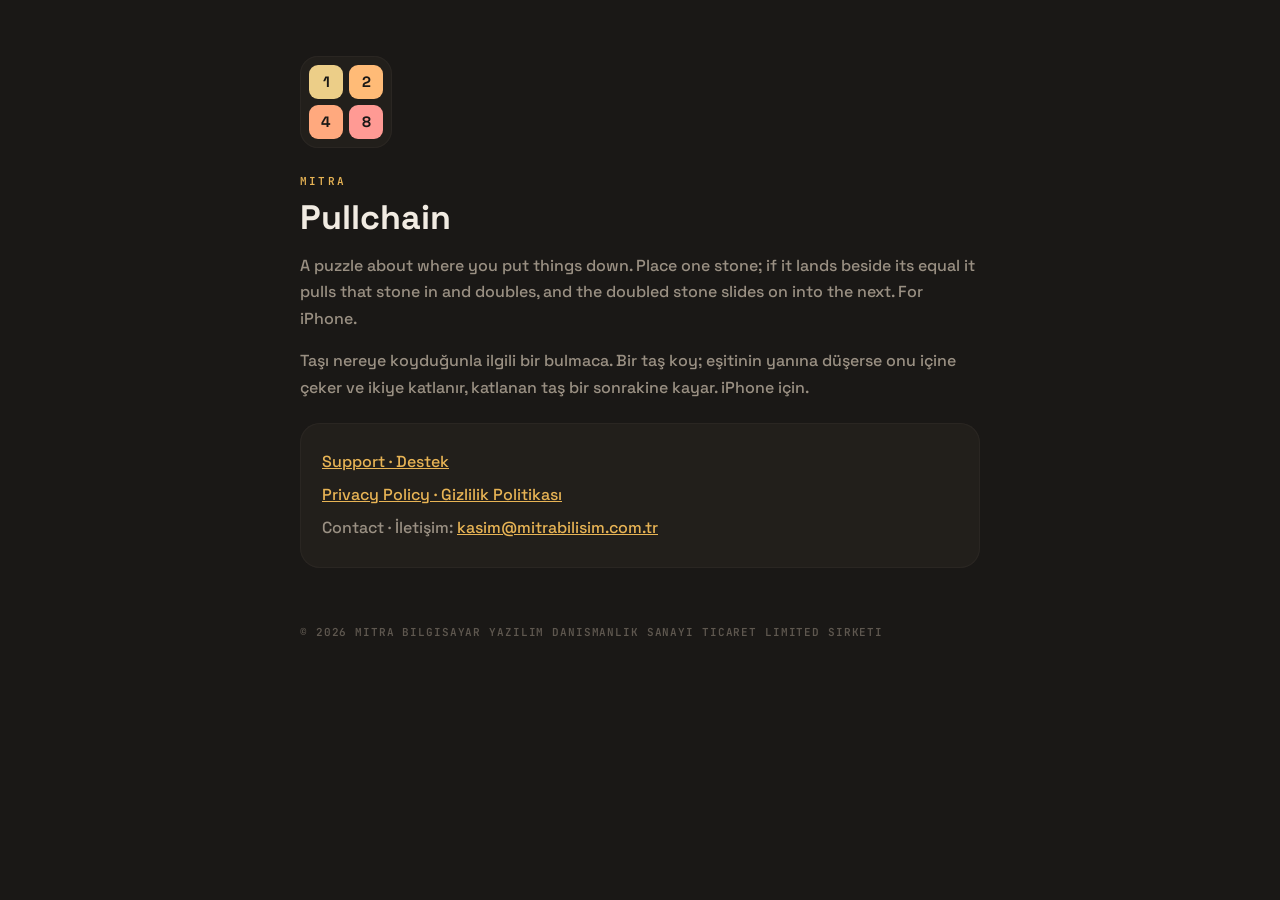
<file: index.html>
<!DOCTYPE html><html lang="en"><head><meta charset="utf-8"><meta name="viewport" content="width=device-width, initial-scale=1"><link rel="preconnect" href="https://fonts.googleapis.com"><link href="https://fonts.googleapis.com/css2?family=Space+Grotesk:wght@500;700&family=JetBrains+Mono:wght@600&display=swap" rel="stylesheet"><link rel="stylesheet" href="/style.css"><title>Mitra</title><meta name="description" content="Mitra makes Pullchain, a puzzle about where you put things down."></head><body><main>
<div class="mark"><span style="background:#ecce88">1</span><span style="background:#ffbb77">2</span><span style="background:#ffa97e">4</span><span style="background:#ff9a94">8</span></div>
<p class="kicker" style="margin-top:28px">Mitra</p>
<h1>Pullchain</h1>
<p>A puzzle about where you put things down. Place one stone; if it lands beside its equal it pulls that stone in and doubles, and the doubled stone slides on into the next. For iPhone.</p>
<p lang="tr">Taşı nereye koyduğunla ilgili bir bulmaca. Bir taş koy; eşitinin yanına düşerse onu içine çeker ve ikiye katlanır, katlanan taş bir sonrakine kayar. iPhone için.</p>
<div class="card">
<p><a href="/pullchain/support/">Support · Destek</a></p>
<p><a href="/pullchain/privacy/">Privacy Policy · Gizlilik Politikası</a></p>
<p>Contact · İletişim: <a href="mailto:kasim@mitrabilisim.com.tr">kasim@mitrabilisim.com.tr</a></p>
</div>
<footer class="meta">© 2026 MITRA BILGISAYAR YAZILIM DANISMANLIK SANAYI TICARET LIMITED SIRKETI</footer>
</main></body></html>
</file>
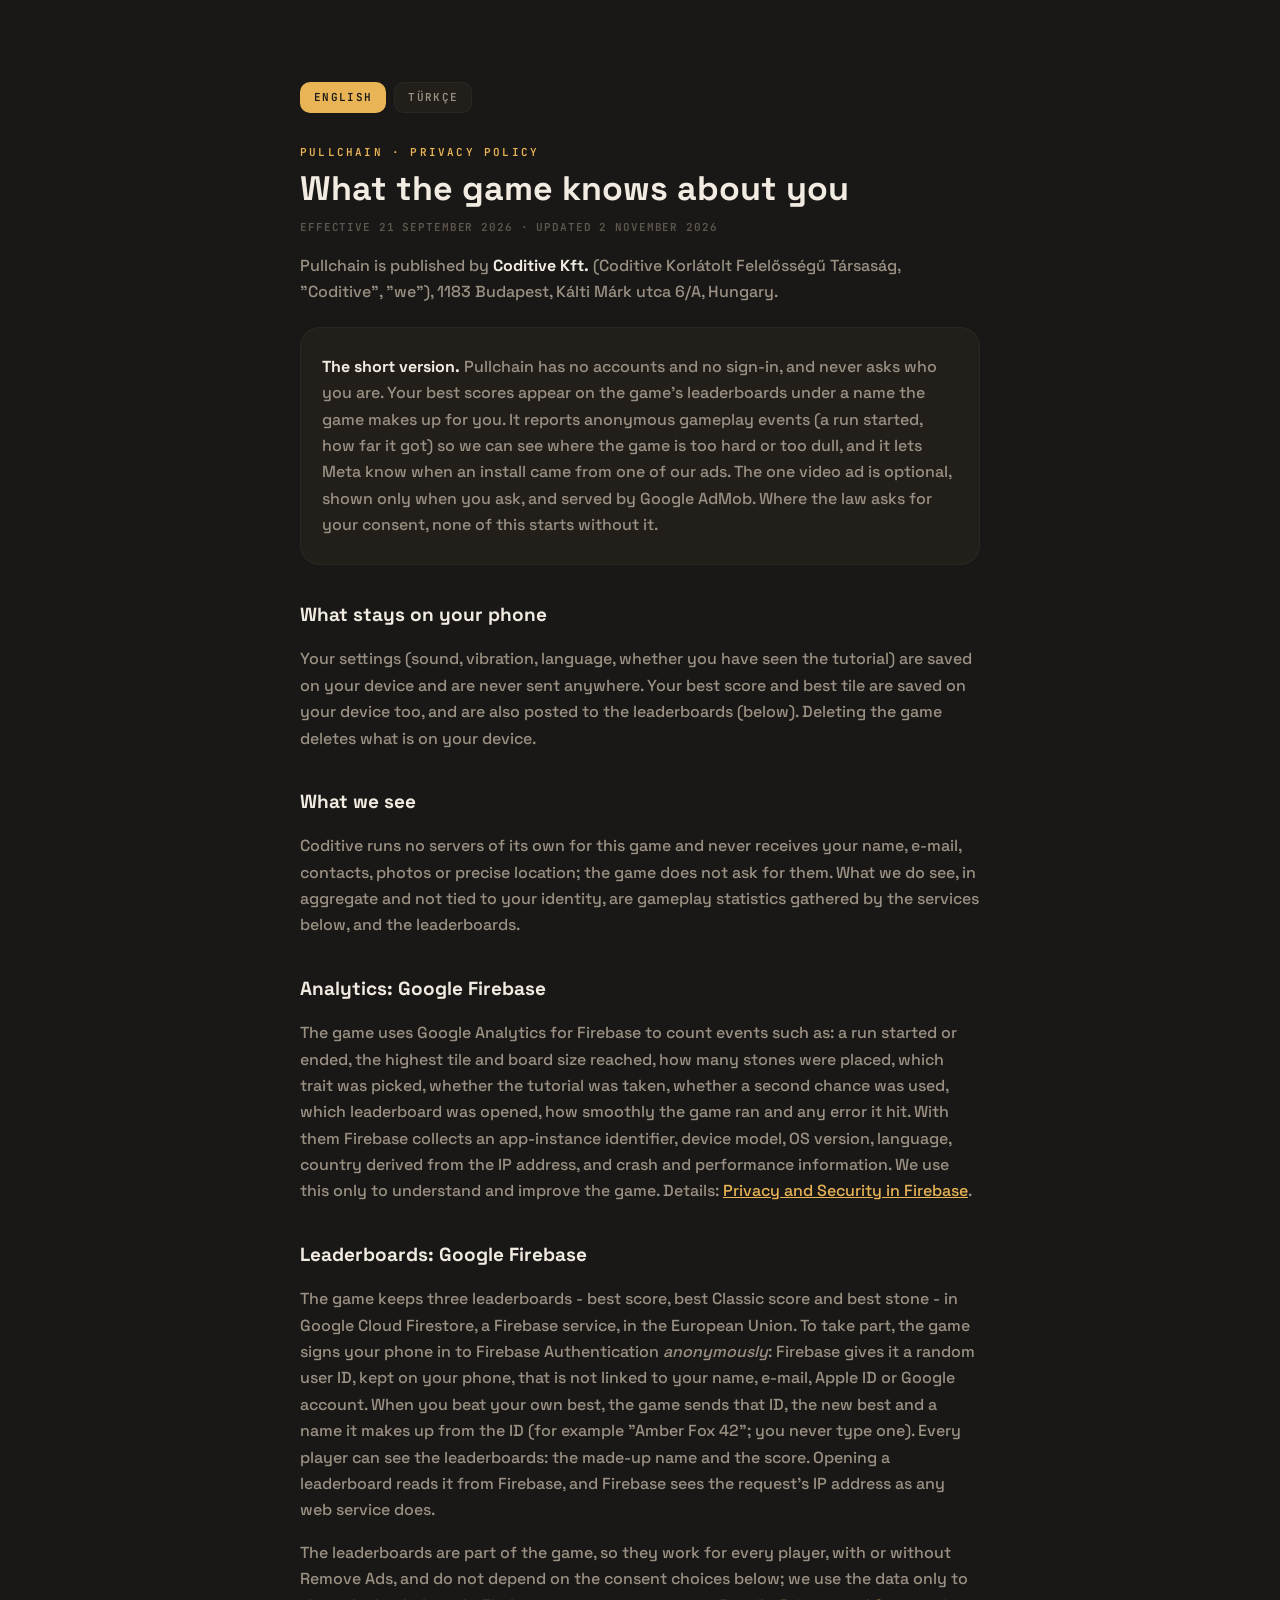
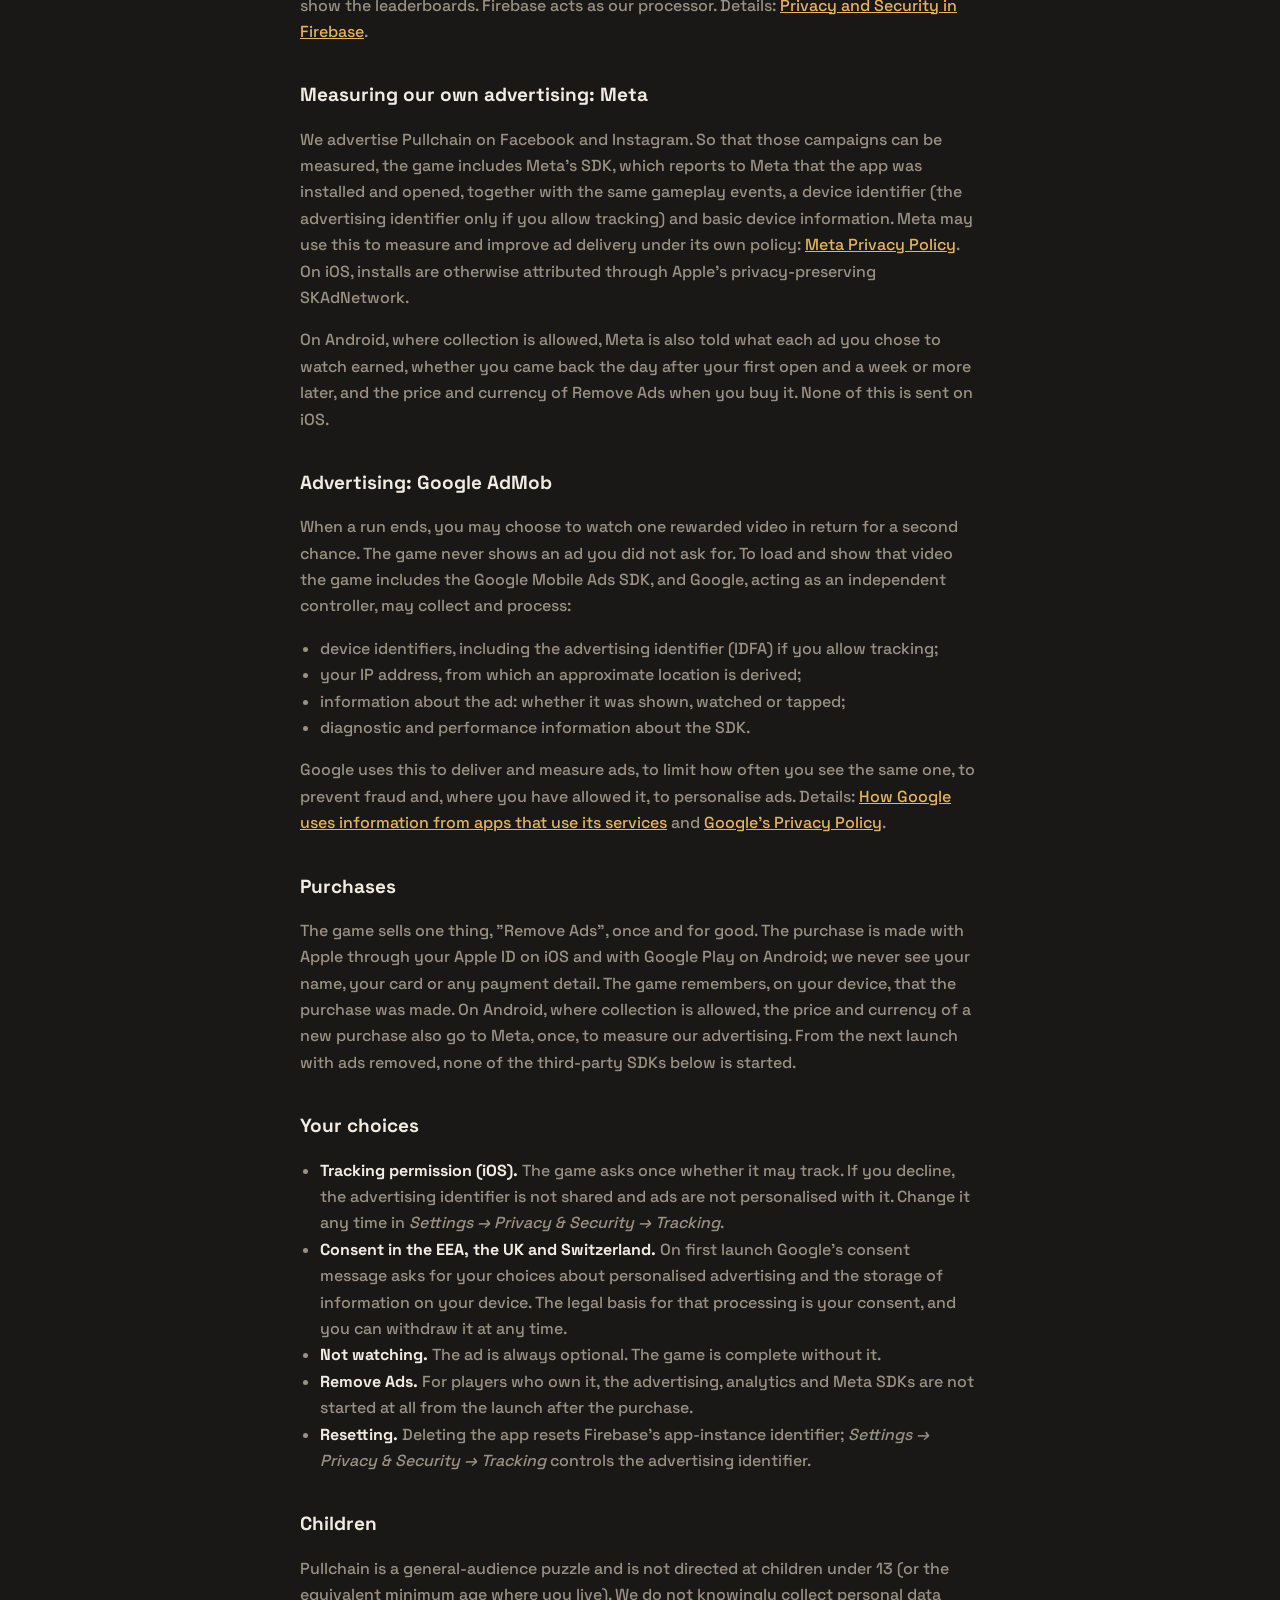
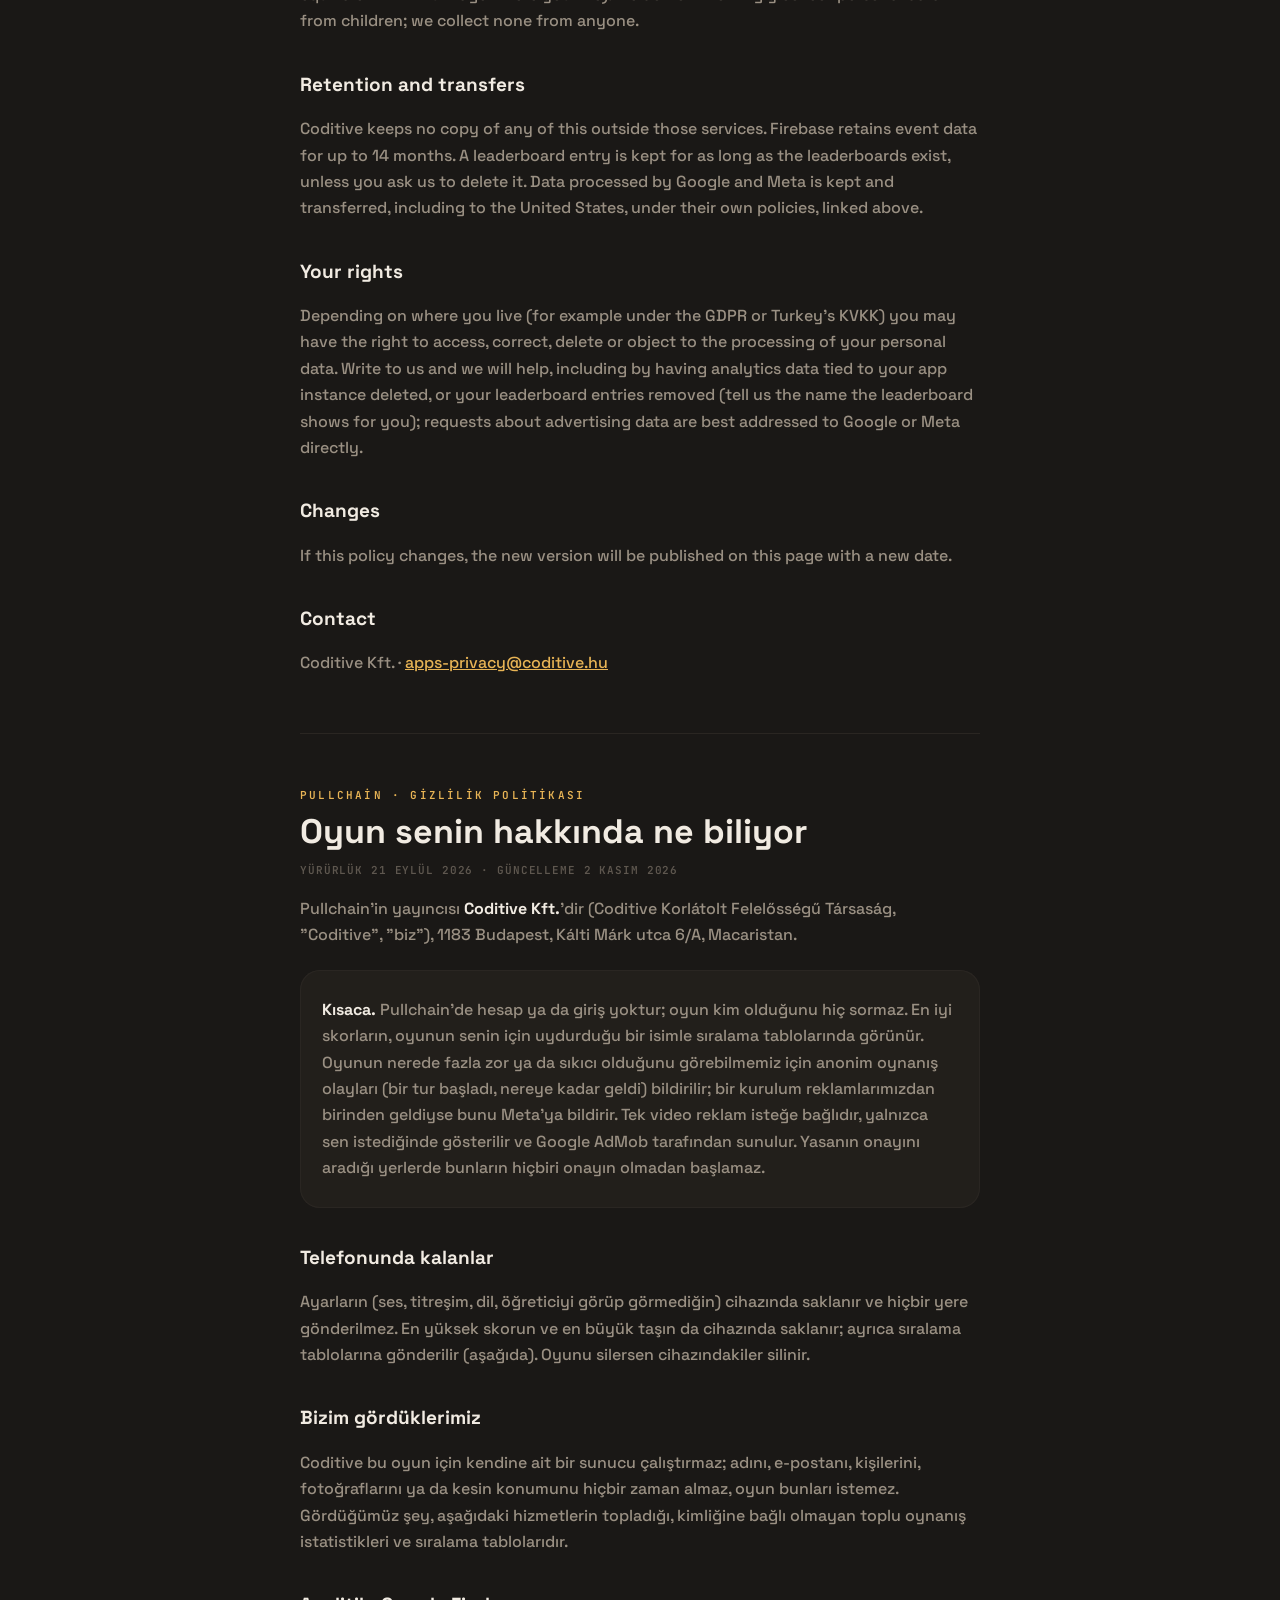
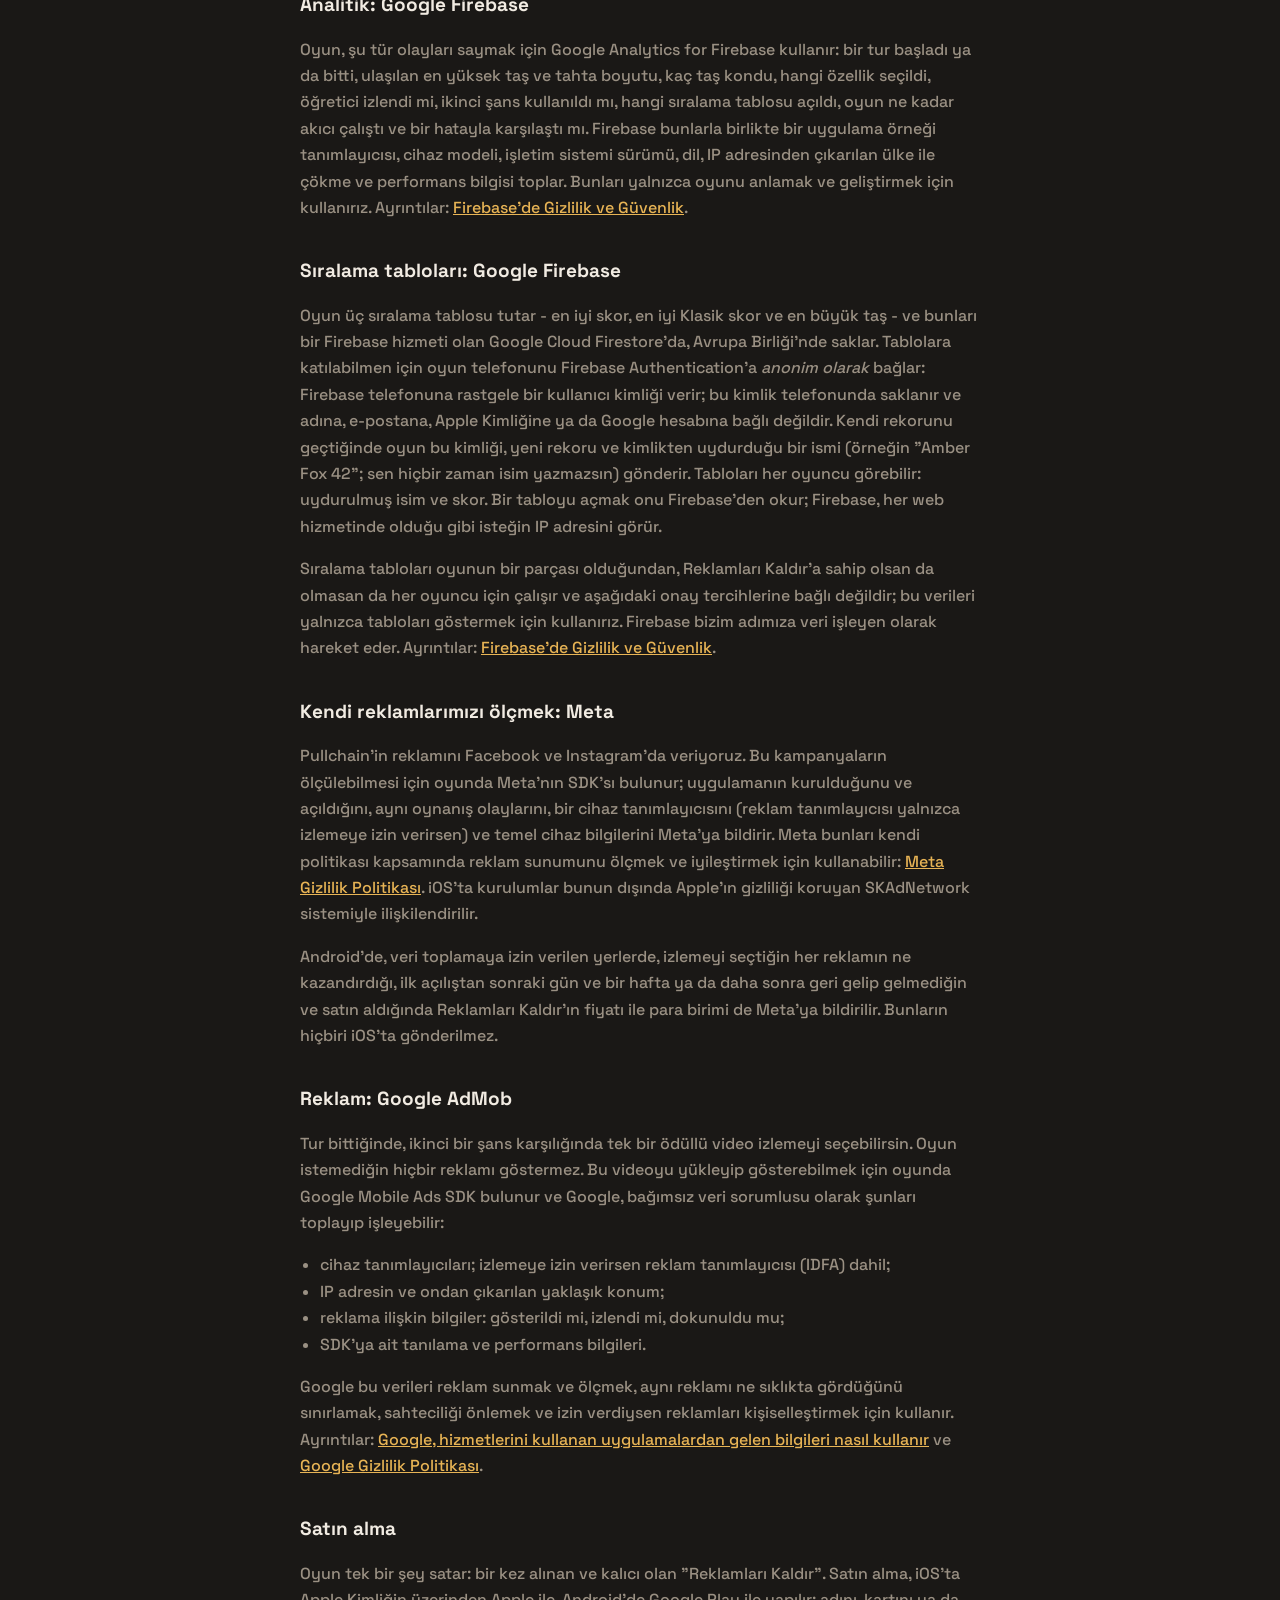
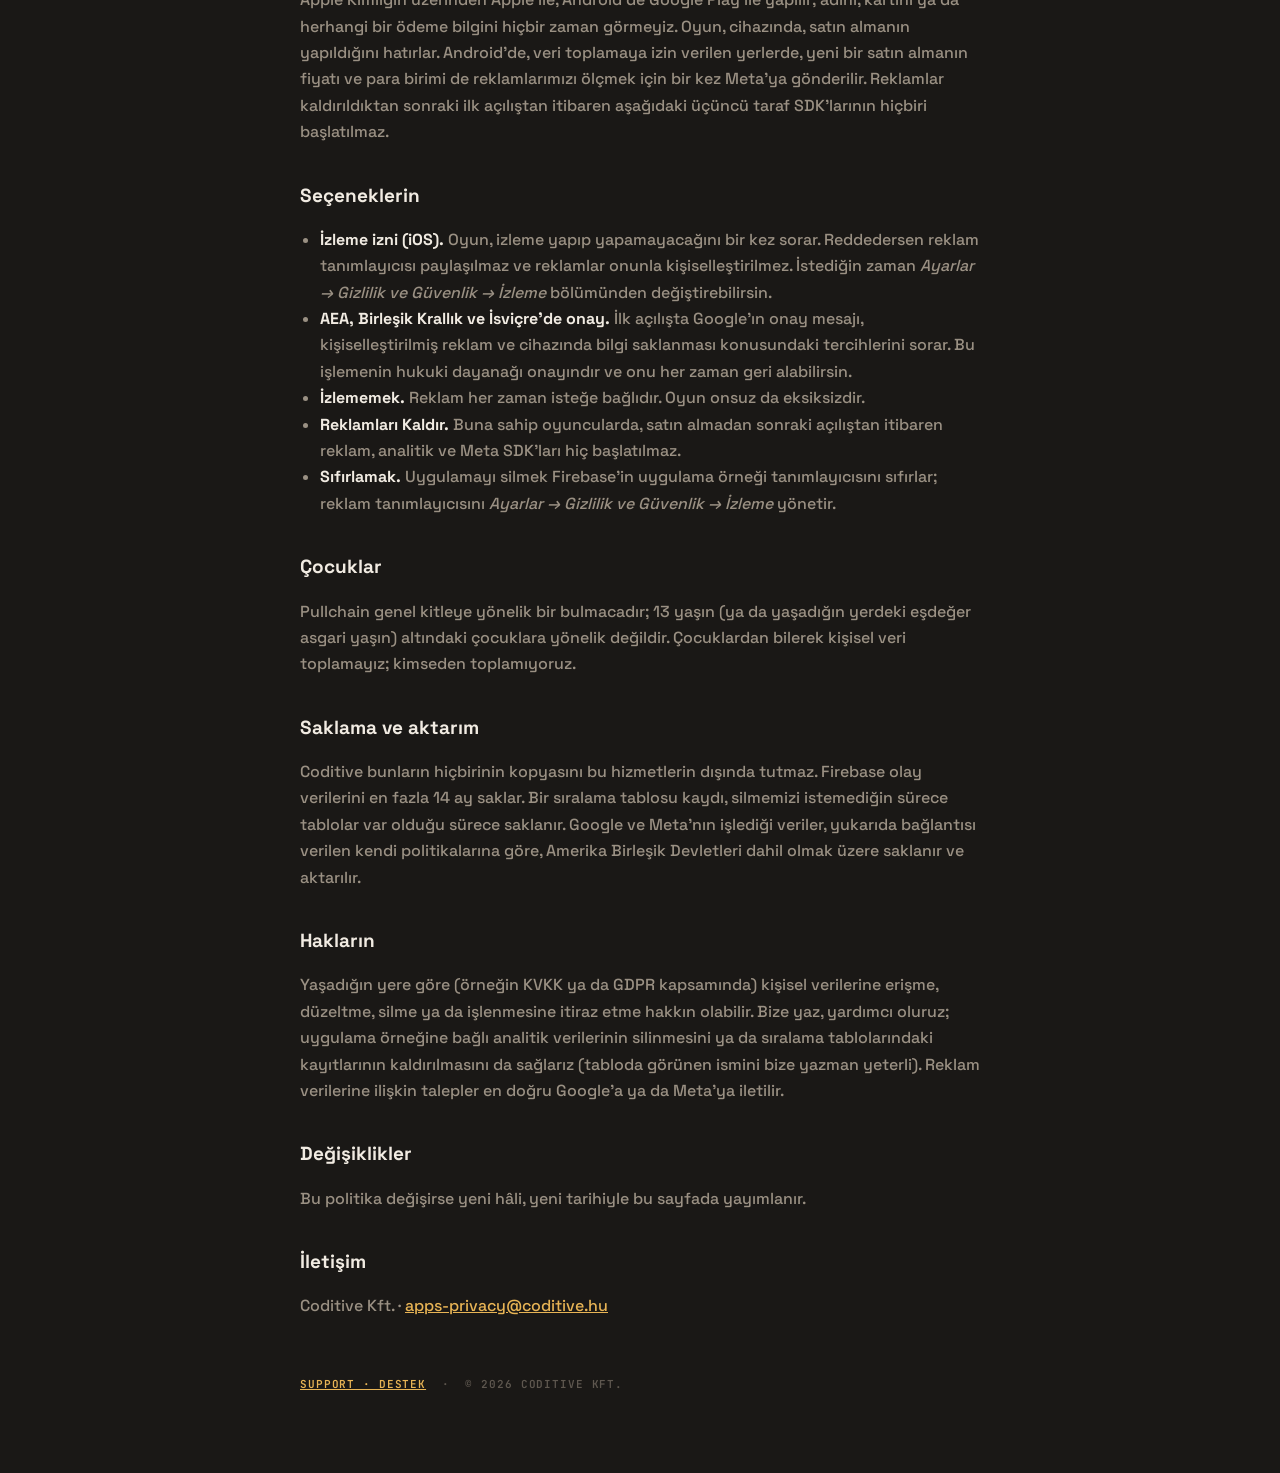
<file: pullchain/privacy/index.html>
<!DOCTYPE html><html lang="en"><head><meta charset="utf-8"><meta name="viewport" content="width=device-width, initial-scale=1"><link rel="preconnect" href="https://fonts.googleapis.com"><link href="https://fonts.googleapis.com/css2?family=Space+Grotesk:wght@500;700&family=JetBrains+Mono:wght@600&display=swap" rel="stylesheet"><link rel="stylesheet" href="/style.css"><title>Pullchain · Privacy Policy</title></head><body><main>
<nav class="lang"><a class="on" href="#en">ENGLISH</a><a href="#tr">TÜRKÇE</a></nav>

<section id="en">
<p class="kicker" style="margin-top:34px">Pullchain · Privacy Policy</p>
<h1>What the game knows about you</h1>
<p class="meta">EFFECTIVE 21 SEPTEMBER 2026 · UPDATED 2 NOVEMBER 2026</p>
<p>Pullchain is published by <strong>Coditive Kft.</strong> (Coditive Korlátolt Felelősségű Társaság, "Coditive", "we"), 1183 Budapest, Kálti Márk utca 6/A, Hungary.</p>

<div class="card">
<p><strong>The short version.</strong> Pullchain has no accounts and no sign-in, and never asks who you are. Your best scores appear on the game's leaderboards under a name the game makes up for you. It reports anonymous gameplay events (a run started, how far it got) so we can see where the game is too hard or too dull, and it lets Meta know when an install came from one of our ads. The one video ad is optional, shown only when you ask, and served by Google AdMob. Where the law asks for your consent, none of this starts without it.</p>
</div>

<h2>What stays on your phone</h2>
<p>Your settings (sound, vibration, language, whether you have seen the tutorial) are saved on your device and are never sent anywhere. Your best score and best tile are saved on your device too, and are also posted to the leaderboards (below). Deleting the game deletes what is on your device.</p>

<h2>What we see</h2>
<p>Coditive runs no servers of its own for this game and never receives your name, e-mail, contacts, photos or precise location; the game does not ask for them. What we do see, in aggregate and not tied to your identity, are gameplay statistics gathered by the services below, and the leaderboards.</p>

<h2>Analytics: Google Firebase</h2>
<p>The game uses Google Analytics for Firebase to count events such as: a run started or ended, the highest tile and board size reached, how many stones were placed, which trait was picked, whether the tutorial was taken, whether a second chance was used, which leaderboard was opened, how smoothly the game ran and any error it hit. With them Firebase collects an app-instance identifier, device model, OS version, language, country derived from the IP address, and crash and performance information. We use this only to understand and improve the game. Details: <a href="https://firebase.google.com/support/privacy">Privacy and Security in Firebase</a>.</p>

<h2>Leaderboards: Google Firebase</h2>
<p>The game keeps three leaderboards - best score, best Classic score and best stone - in Google Cloud Firestore, a Firebase service, in the European Union. To take part, the game signs your phone in to Firebase Authentication <em>anonymously</em>: Firebase gives it a random user ID, kept on your phone, that is not linked to your name, e-mail, Apple ID or Google account. When you beat your own best, the game sends that ID, the new best and a name it makes up from the ID (for example "Amber Fox 42"; you never type one). Every player can see the leaderboards: the made-up name and the score. Opening a leaderboard reads it from Firebase, and Firebase sees the request's IP address as any web service does.</p>
<p>The leaderboards are part of the game, so they work for every player, with or without Remove Ads, and do not depend on the consent choices below; we use the data only to show the leaderboards. Firebase acts as our processor. Details: <a href="https://firebase.google.com/support/privacy">Privacy and Security in Firebase</a>.</p>

<h2>Measuring our own advertising: Meta</h2>
<p>We advertise Pullchain on Facebook and Instagram. So that those campaigns can be measured, the game includes Meta's SDK, which reports to Meta that the app was installed and opened, together with the same gameplay events, a device identifier (the advertising identifier only if you allow tracking) and basic device information. Meta may use this to measure and improve ad delivery under its own policy: <a href="https://www.facebook.com/privacy/policy/">Meta Privacy Policy</a>. On iOS, installs are otherwise attributed through Apple's privacy-preserving SKAdNetwork.</p>
<p>On Android, where collection is allowed, Meta is also told what each ad you chose to watch earned, whether you came back the day after your first open and a week or more later, and the price and currency of Remove Ads when you buy it. None of this is sent on iOS.</p>

<h2>Advertising: Google AdMob</h2>
<p>When a run ends, you may choose to watch one rewarded video in return for a second chance. The game never shows an ad you did not ask for. To load and show that video the game includes the Google Mobile Ads SDK, and Google, acting as an independent controller, may collect and process:</p>
<ul>
<li>device identifiers, including the advertising identifier (IDFA) if you allow tracking;</li>
<li>your IP address, from which an approximate location is derived;</li>
<li>information about the ad: whether it was shown, watched or tapped;</li>
<li>diagnostic and performance information about the SDK.</li>
</ul>
<p>Google uses this to deliver and measure ads, to limit how often you see the same one, to prevent fraud and, where you have allowed it, to personalise ads. Details: <a href="https://policies.google.com/technologies/partner-sites">How Google uses information from apps that use its services</a> and <a href="https://policies.google.com/privacy">Google's Privacy Policy</a>.</p>

<h2>Purchases</h2>
<p>The game sells one thing, "Remove Ads", once and for good. The purchase is made with Apple through your Apple ID on iOS and with Google Play on Android; we never see your name, your card or any payment detail. The game remembers, on your device, that the purchase was made. On Android, where collection is allowed, the price and currency of a new purchase also go to Meta, once, to measure our advertising. From the next launch with ads removed, none of the third-party SDKs below is started.</p>

<h2>Your choices</h2>
<ul>
<li><strong>Tracking permission (iOS).</strong> The game asks once whether it may track. If you decline, the advertising identifier is not shared and ads are not personalised with it. Change it any time in <em>Settings → Privacy &amp; Security → Tracking</em>.</li>
<li><strong>Consent in the EEA, the UK and Switzerland.</strong> On first launch Google's consent message asks for your choices about personalised advertising and the storage of information on your device. The legal basis for that processing is your consent, and you can withdraw it at any time.</li>
<li><strong>Not watching.</strong> The ad is always optional. The game is complete without it.</li>
<li><strong>Remove Ads.</strong> For players who own it, the advertising, analytics and Meta SDKs are not started at all from the launch after the purchase.</li>
<li><strong>Resetting.</strong> Deleting the app resets Firebase's app-instance identifier; <em>Settings → Privacy &amp; Security → Tracking</em> controls the advertising identifier.</li>
</ul>

<h2>Children</h2>
<p>Pullchain is a general-audience puzzle and is not directed at children under 13 (or the equivalent minimum age where you live). We do not knowingly collect personal data from children; we collect none from anyone.</p>

<h2>Retention and transfers</h2>
<p>Coditive keeps no copy of any of this outside those services. Firebase retains event data for up to 14 months. A leaderboard entry is kept for as long as the leaderboards exist, unless you ask us to delete it. Data processed by Google and Meta is kept and transferred, including to the United States, under their own policies, linked above.</p>

<h2>Your rights</h2>
<p>Depending on where you live (for example under the GDPR or Turkey's KVKK) you may have the right to access, correct, delete or object to the processing of your personal data. Write to us and we will help, including by having analytics data tied to your app instance deleted, or your leaderboard entries removed (tell us the name the leaderboard shows for you); requests about advertising data are best addressed to Google or Meta directly.</p>

<h2>Changes</h2>
<p>If this policy changes, the new version will be published on this page with a new date.</p>

<h2>Contact</h2>
<p>Coditive Kft. · <a href="mailto:apps-privacy@coditive.hu?subject=Pullchain%20privacy">apps-privacy@coditive.hu</a></p>
</section>

<hr>

<section id="tr" lang="tr">
<p class="kicker">Pullchain · Gizlilik Politikası</p>
<h1>Oyun senin hakkında ne biliyor</h1>
<p class="meta">YÜRÜRLÜK 21 EYLÜL 2026 · GÜNCELLEME 2 KASIM 2026</p>
<p>Pullchain'in yayıncısı <strong>Coditive Kft.</strong>'dir (Coditive Korlátolt Felelősségű Társaság, "Coditive", "biz"), 1183 Budapest, Kálti Márk utca 6/A, Macaristan.</p>

<div class="card">
<p><strong>Kısaca.</strong> Pullchain'de hesap ya da giriş yoktur; oyun kim olduğunu hiç sormaz. En iyi skorların, oyunun senin için uydurduğu bir isimle sıralama tablolarında görünür. Oyunun nerede fazla zor ya da sıkıcı olduğunu görebilmemiz için anonim oynanış olayları (bir tur başladı, nereye kadar geldi) bildirilir; bir kurulum reklamlarımızdan birinden geldiyse bunu Meta'ya bildirir. Tek video reklam isteğe bağlıdır, yalnızca sen istediğinde gösterilir ve Google AdMob tarafından sunulur. Yasanın onayını aradığı yerlerde bunların hiçbiri onayın olmadan başlamaz.</p>
</div>

<h2>Telefonunda kalanlar</h2>
<p>Ayarların (ses, titreşim, dil, öğreticiyi görüp görmediğin) cihazında saklanır ve hiçbir yere gönderilmez. En yüksek skorun ve en büyük taşın da cihazında saklanır; ayrıca sıralama tablolarına gönderilir (aşağıda). Oyunu silersen cihazındakiler silinir.</p>

<h2>Bizim gördüklerimiz</h2>
<p>Coditive bu oyun için kendine ait bir sunucu çalıştırmaz; adını, e-postanı, kişilerini, fotoğraflarını ya da kesin konumunu hiçbir zaman almaz, oyun bunları istemez. Gördüğümüz şey, aşağıdaki hizmetlerin topladığı, kimliğine bağlı olmayan toplu oynanış istatistikleri ve sıralama tablolarıdır.</p>

<h2>Analitik: Google Firebase</h2>
<p>Oyun, şu tür olayları saymak için Google Analytics for Firebase kullanır: bir tur başladı ya da bitti, ulaşılan en yüksek taş ve tahta boyutu, kaç taş kondu, hangi özellik seçildi, öğretici izlendi mi, ikinci şans kullanıldı mı, hangi sıralama tablosu açıldı, oyun ne kadar akıcı çalıştı ve bir hatayla karşılaştı mı. Firebase bunlarla birlikte bir uygulama örneği tanımlayıcısı, cihaz modeli, işletim sistemi sürümü, dil, IP adresinden çıkarılan ülke ile çökme ve performans bilgisi toplar. Bunları yalnızca oyunu anlamak ve geliştirmek için kullanırız. Ayrıntılar: <a href="https://firebase.google.com/support/privacy?hl=tr">Firebase'de Gizlilik ve Güvenlik</a>.</p>

<h2>Sıralama tabloları: Google Firebase</h2>
<p>Oyun üç sıralama tablosu tutar - en iyi skor, en iyi Klasik skor ve en büyük taş - ve bunları bir Firebase hizmeti olan Google Cloud Firestore'da, Avrupa Birliği'nde saklar. Tablolara katılabilmen için oyun telefonunu Firebase Authentication'a <em>anonim olarak</em> bağlar: Firebase telefonuna rastgele bir kullanıcı kimliği verir; bu kimlik telefonunda saklanır ve adına, e-postana, Apple Kimliğine ya da Google hesabına bağlı değildir. Kendi rekorunu geçtiğinde oyun bu kimliği, yeni rekoru ve kimlikten uydurduğu bir ismi (örneğin "Amber Fox 42"; sen hiçbir zaman isim yazmazsın) gönderir. Tabloları her oyuncu görebilir: uydurulmuş isim ve skor. Bir tabloyu açmak onu Firebase'den okur; Firebase, her web hizmetinde olduğu gibi isteğin IP adresini görür.</p>
<p>Sıralama tabloları oyunun bir parçası olduğundan, Reklamları Kaldır'a sahip olsan da olmasan da her oyuncu için çalışır ve aşağıdaki onay tercihlerine bağlı değildir; bu verileri yalnızca tabloları göstermek için kullanırız. Firebase bizim adımıza veri işleyen olarak hareket eder. Ayrıntılar: <a href="https://firebase.google.com/support/privacy?hl=tr">Firebase'de Gizlilik ve Güvenlik</a>.</p>

<h2>Kendi reklamlarımızı ölçmek: Meta</h2>
<p>Pullchain'in reklamını Facebook ve Instagram'da veriyoruz. Bu kampanyaların ölçülebilmesi için oyunda Meta'nın SDK'sı bulunur; uygulamanın kurulduğunu ve açıldığını, aynı oynanış olaylarını, bir cihaz tanımlayıcısını (reklam tanımlayıcısı yalnızca izlemeye izin verirsen) ve temel cihaz bilgilerini Meta'ya bildirir. Meta bunları kendi politikası kapsamında reklam sunumunu ölçmek ve iyileştirmek için kullanabilir: <a href="https://www.facebook.com/privacy/policy/">Meta Gizlilik Politikası</a>. iOS'ta kurulumlar bunun dışında Apple'ın gizliliği koruyan SKAdNetwork sistemiyle ilişkilendirilir.</p>
<p>Android'de, veri toplamaya izin verilen yerlerde, izlemeyi seçtiğin her reklamın ne kazandırdığı, ilk açılıştan sonraki gün ve bir hafta ya da daha sonra geri gelip gelmediğin ve satın aldığında Reklamları Kaldır'ın fiyatı ile para birimi de Meta'ya bildirilir. Bunların hiçbiri iOS'ta gönderilmez.</p>

<h2>Reklam: Google AdMob</h2>
<p>Tur bittiğinde, ikinci bir şans karşılığında tek bir ödüllü video izlemeyi seçebilirsin. Oyun istemediğin hiçbir reklamı göstermez. Bu videoyu yükleyip gösterebilmek için oyunda Google Mobile Ads SDK bulunur ve Google, bağımsız veri sorumlusu olarak şunları toplayıp işleyebilir:</p>
<ul>
<li>cihaz tanımlayıcıları; izlemeye izin verirsen reklam tanımlayıcısı (IDFA) dahil;</li>
<li>IP adresin ve ondan çıkarılan yaklaşık konum;</li>
<li>reklama ilişkin bilgiler: gösterildi mi, izlendi mi, dokunuldu mu;</li>
<li>SDK'ya ait tanılama ve performans bilgileri.</li>
</ul>
<p>Google bu verileri reklam sunmak ve ölçmek, aynı reklamı ne sıklıkta gördüğünü sınırlamak, sahteciliği önlemek ve izin verdiysen reklamları kişiselleştirmek için kullanır. Ayrıntılar: <a href="https://policies.google.com/technologies/partner-sites?hl=tr">Google, hizmetlerini kullanan uygulamalardan gelen bilgileri nasıl kullanır</a> ve <a href="https://policies.google.com/privacy?hl=tr">Google Gizlilik Politikası</a>.</p>

<h2>Satın alma</h2>
<p>Oyun tek bir şey satar: bir kez alınan ve kalıcı olan "Reklamları Kaldır". Satın alma, iOS'ta Apple Kimliğin üzerinden Apple ile, Android'de Google Play ile yapılır; adını, kartını ya da herhangi bir ödeme bilgini hiçbir zaman görmeyiz. Oyun, cihazında, satın almanın yapıldığını hatırlar. Android'de, veri toplamaya izin verilen yerlerde, yeni bir satın almanın fiyatı ve para birimi de reklamlarımızı ölçmek için bir kez Meta'ya gönderilir. Reklamlar kaldırıldıktan sonraki ilk açılıştan itibaren aşağıdaki üçüncü taraf SDK'larının hiçbiri başlatılmaz.</p>

<h2>Seçeneklerin</h2>
<ul>
<li><strong>İzleme izni (iOS).</strong> Oyun, izleme yapıp yapamayacağını bir kez sorar. Reddedersen reklam tanımlayıcısı paylaşılmaz ve reklamlar onunla kişiselleştirilmez. İstediğin zaman <em>Ayarlar → Gizlilik ve Güvenlik → İzleme</em> bölümünden değiştirebilirsin.</li>
<li><strong>AEA, Birleşik Krallık ve İsviçre'de onay.</strong> İlk açılışta Google'ın onay mesajı, kişiselleştirilmiş reklam ve cihazında bilgi saklanması konusundaki tercihlerini sorar. Bu işlemenin hukuki dayanağı onayındır ve onu her zaman geri alabilirsin.</li>
<li><strong>İzlememek.</strong> Reklam her zaman isteğe bağlıdır. Oyun onsuz da eksiksizdir.</li>
<li><strong>Reklamları Kaldır.</strong> Buna sahip oyuncularda, satın almadan sonraki açılıştan itibaren reklam, analitik ve Meta SDK'ları hiç başlatılmaz.</li>
<li><strong>Sıfırlamak.</strong> Uygulamayı silmek Firebase'in uygulama örneği tanımlayıcısını sıfırlar; reklam tanımlayıcısını <em>Ayarlar → Gizlilik ve Güvenlik → İzleme</em> yönetir.</li>
</ul>

<h2>Çocuklar</h2>
<p>Pullchain genel kitleye yönelik bir bulmacadır; 13 yaşın (ya da yaşadığın yerdeki eşdeğer asgari yaşın) altındaki çocuklara yönelik değildir. Çocuklardan bilerek kişisel veri toplamayız; kimseden toplamıyoruz.</p>

<h2>Saklama ve aktarım</h2>
<p>Coditive bunların hiçbirinin kopyasını bu hizmetlerin dışında tutmaz. Firebase olay verilerini en fazla 14 ay saklar. Bir sıralama tablosu kaydı, silmemizi istemediğin sürece tablolar var olduğu sürece saklanır. Google ve Meta'nın işlediği veriler, yukarıda bağlantısı verilen kendi politikalarına göre, Amerika Birleşik Devletleri dahil olmak üzere saklanır ve aktarılır.</p>

<h2>Hakların</h2>
<p>Yaşadığın yere göre (örneğin KVKK ya da GDPR kapsamında) kişisel verilerine erişme, düzeltme, silme ya da işlenmesine itiraz etme hakkın olabilir. Bize yaz, yardımcı oluruz; uygulama örneğine bağlı analitik verilerinin silinmesini ya da sıralama tablolarındaki kayıtlarının kaldırılmasını da sağlarız (tabloda görünen ismini bize yazman yeterli). Reklam verilerine ilişkin talepler en doğru Google'a ya da Meta'ya iletilir.</p>

<h2>Değişiklikler</h2>
<p>Bu politika değişirse yeni hâli, yeni tarihiyle bu sayfada yayımlanır.</p>

<h2>İletişim</h2>
<p>Coditive Kft. · <a href="mailto:apps-privacy@coditive.hu?subject=Pullchain%20gizlilik">apps-privacy@coditive.hu</a></p>
</section>

<footer class="meta"><a href="/pullchain/support/">SUPPORT · DESTEK</a> &nbsp;·&nbsp; © 2026 CODITIVE KFT.</footer>
</main></body></html>
</file>
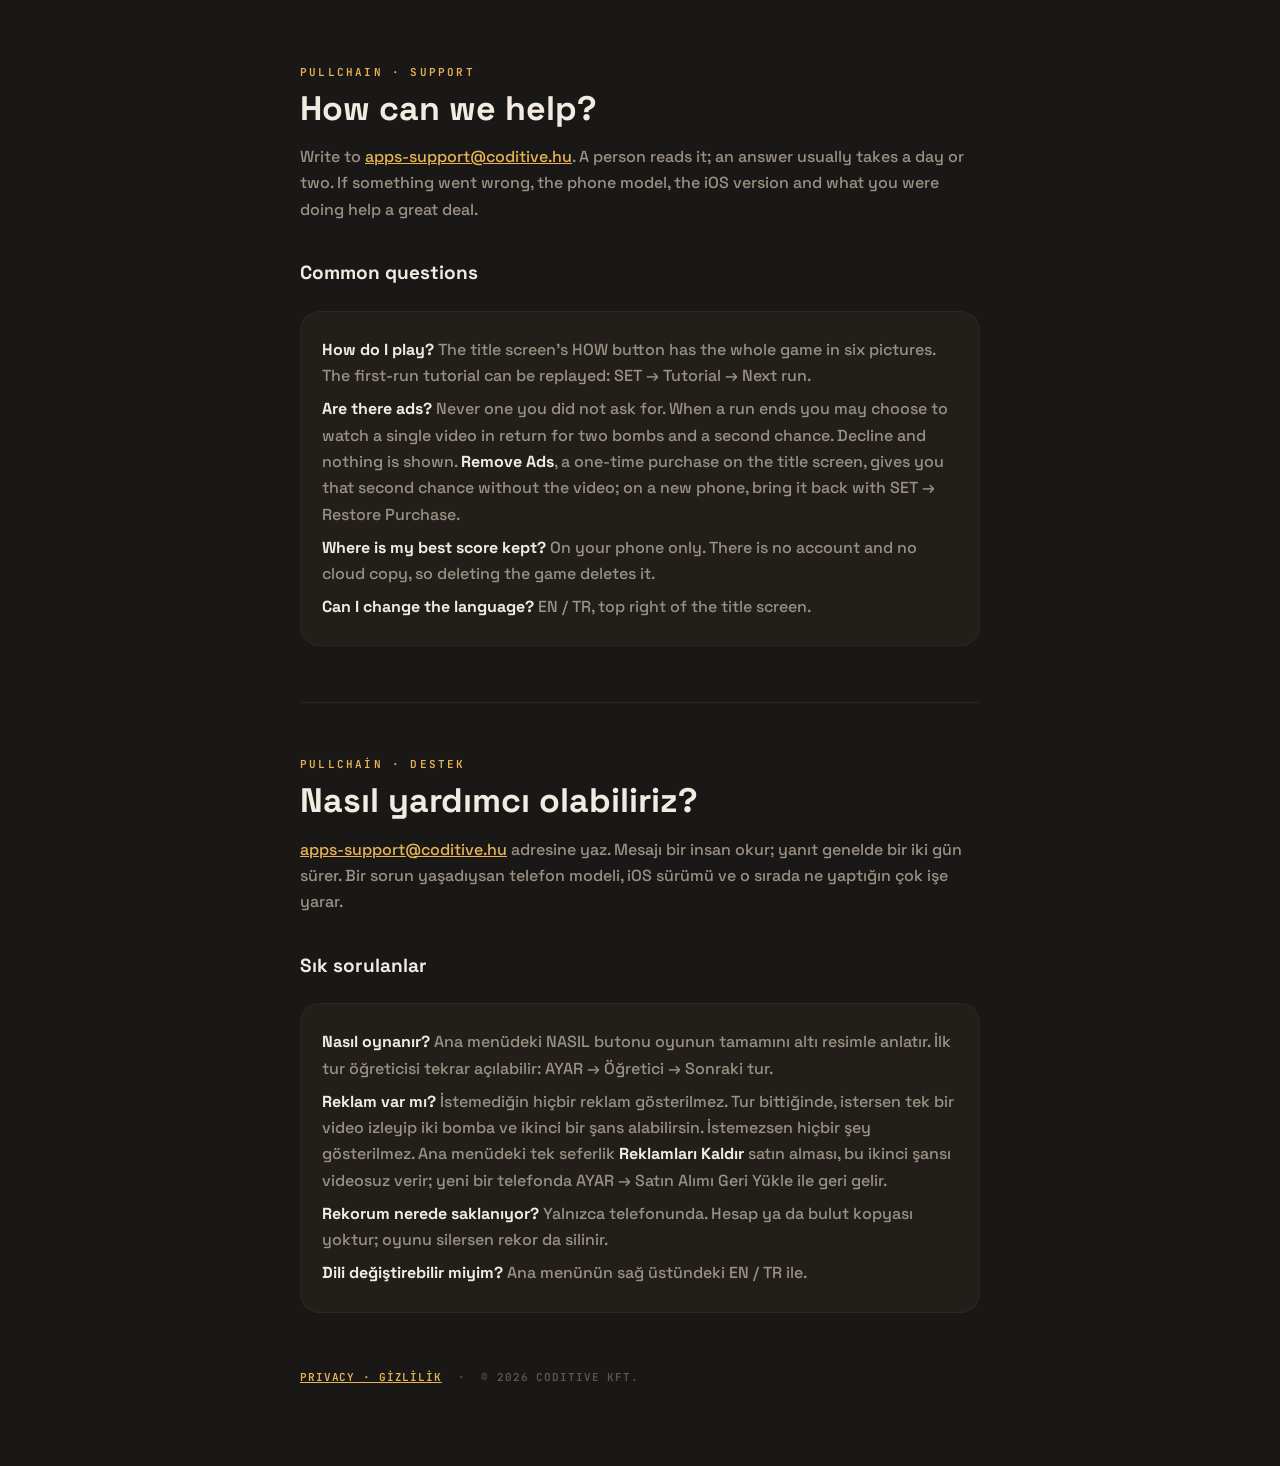
<file: pullchain/support/index.html>
<!DOCTYPE html><html lang="en"><head><meta charset="utf-8"><meta name="viewport" content="width=device-width, initial-scale=1"><link rel="preconnect" href="https://fonts.googleapis.com"><link href="https://fonts.googleapis.com/css2?family=Space+Grotesk:wght@500;700&family=JetBrains+Mono:wght@600&display=swap" rel="stylesheet"><link rel="stylesheet" href="/style.css"><title>Pullchain · Support</title></head><body><main>
<p class="kicker">Pullchain · Support</p>
<h1>How can we help?</h1>
<p>Write to <a href="mailto:apps-support@coditive.hu?subject=Pullchain">apps-support@coditive.hu</a>. A person reads it; an answer usually takes a day or two. If something went wrong, the phone model, the iOS version and what you were doing help a great deal.</p>
<h2>Common questions</h2>
<div class="card">
<p><strong>How do I play?</strong> The title screen's HOW button has the whole game in six pictures. The first-run tutorial can be replayed: SET → Tutorial → Next run.</p>
<p><strong>Are there ads?</strong> Never one you did not ask for. When a run ends you may choose to watch a single video in return for two bombs and a second chance. Decline and nothing is shown. <strong>Remove Ads</strong>, a one-time purchase on the title screen, gives you that second chance without the video; on a new phone, bring it back with SET → Restore Purchase.</p>
<p><strong>Where is my best score kept?</strong> On your phone only. There is no account and no cloud copy, so deleting the game deletes it.</p>
<p><strong>Can I change the language?</strong> EN / TR, top right of the title screen.</p>
</div>
<hr>
<p class="kicker" lang="tr">Pullchain · Destek</p>
<h1 lang="tr">Nasıl yardımcı olabiliriz?</h1>
<div lang="tr">
<p><a href="mailto:apps-support@coditive.hu?subject=Pullchain">apps-support@coditive.hu</a> adresine yaz. Mesajı bir insan okur; yanıt genelde bir iki gün sürer. Bir sorun yaşadıysan telefon modeli, iOS sürümü ve o sırada ne yaptığın çok işe yarar.</p>
<h2>Sık sorulanlar</h2>
<div class="card">
<p><strong>Nasıl oynanır?</strong> Ana menüdeki NASIL butonu oyunun tamamını altı resimle anlatır. İlk tur öğreticisi tekrar açılabilir: AYAR → Öğretici → Sonraki tur.</p>
<p><strong>Reklam var mı?</strong> İstemediğin hiçbir reklam gösterilmez. Tur bittiğinde, istersen tek bir video izleyip iki bomba ve ikinci bir şans alabilirsin. İstemezsen hiçbir şey gösterilmez. Ana menüdeki tek seferlik <strong>Reklamları Kaldır</strong> satın alması, bu ikinci şansı videosuz verir; yeni bir telefonda AYAR → Satın Alımı Geri Yükle ile geri gelir.</p>
<p><strong>Rekorum nerede saklanıyor?</strong> Yalnızca telefonunda. Hesap ya da bulut kopyası yoktur; oyunu silersen rekor da silinir.</p>
<p><strong>Dili değiştirebilir miyim?</strong> Ana menünün sağ üstündeki EN / TR ile.</p>
</div></div>
<footer class="meta"><a href="/pullchain/privacy/">PRIVACY · GİZLİLİK</a> &nbsp;·&nbsp; © 2026 CODITIVE KFT.</footer>
</main></body></html>
</file>
<file: style.css>
:root{--bg:#1a1816;--card:#221f1b;--edge:#2a2622;--ink:#f1ebe2;--muted:#9a9083;--faint:#5e574f;--accent:#e8b455}
*{box-sizing:border-box}
html{-webkit-text-size-adjust:100%}
body{margin:0;background:var(--bg);color:var(--ink);font:500 16px/1.65 'Space Grotesk',system-ui,-apple-system,Segoe UI,Helvetica,Arial,sans-serif}
main{max-width:720px;margin:0 auto;padding:56px 20px 80px}
.kicker{font:600 11px/1 'JetBrains Mono',ui-monospace,Menlo,monospace;letter-spacing:.2em;color:var(--accent);text-transform:uppercase}
h1{font-size:34px;line-height:1.15;margin:10px 0 6px;font-weight:700}
h2{font-size:19px;margin:34px 0 8px;font-weight:700}
p,li{color:var(--muted)}
strong{color:var(--ink);font-weight:700}
a{color:var(--accent)}
a:hover{color:var(--ink)}
.meta{font:600 11px/1.6 'JetBrains Mono',ui-monospace,Menlo,monospace;letter-spacing:.08em;color:var(--faint)}
.card{background:var(--card);border-radius:20px;box-shadow:inset 0 0 0 1px var(--edge);padding:20px 22px;margin:22px 0}
.card p{margin:.4em 0}
.lang{display:flex;gap:8px;margin:26px 0 0}
.lang a{font:600 11px/1 'JetBrains Mono',ui-monospace,Menlo,monospace;letter-spacing:.12em;text-decoration:none;padding:10px 14px;border-radius:10px;background:var(--card);box-shadow:inset 0 0 0 1px var(--edge);color:var(--muted)}
.lang a.on{background:var(--accent);color:#1a1816;box-shadow:none}
hr{border:0;border-top:1px solid var(--edge);margin:56px 0}
ul{padding-left:20px}
footer{margin-top:56px}
.mark{display:grid;grid-template-columns:repeat(2,34px);gap:6px;padding:9px;background:var(--card);border-radius:18px;width:max-content;box-shadow:inset 0 0 0 1px var(--edge)}
.mark span{width:34px;height:34px;border-radius:9px;display:grid;place-items:center;font-weight:700;font-size:15px;color:#1a1816}
</file>
